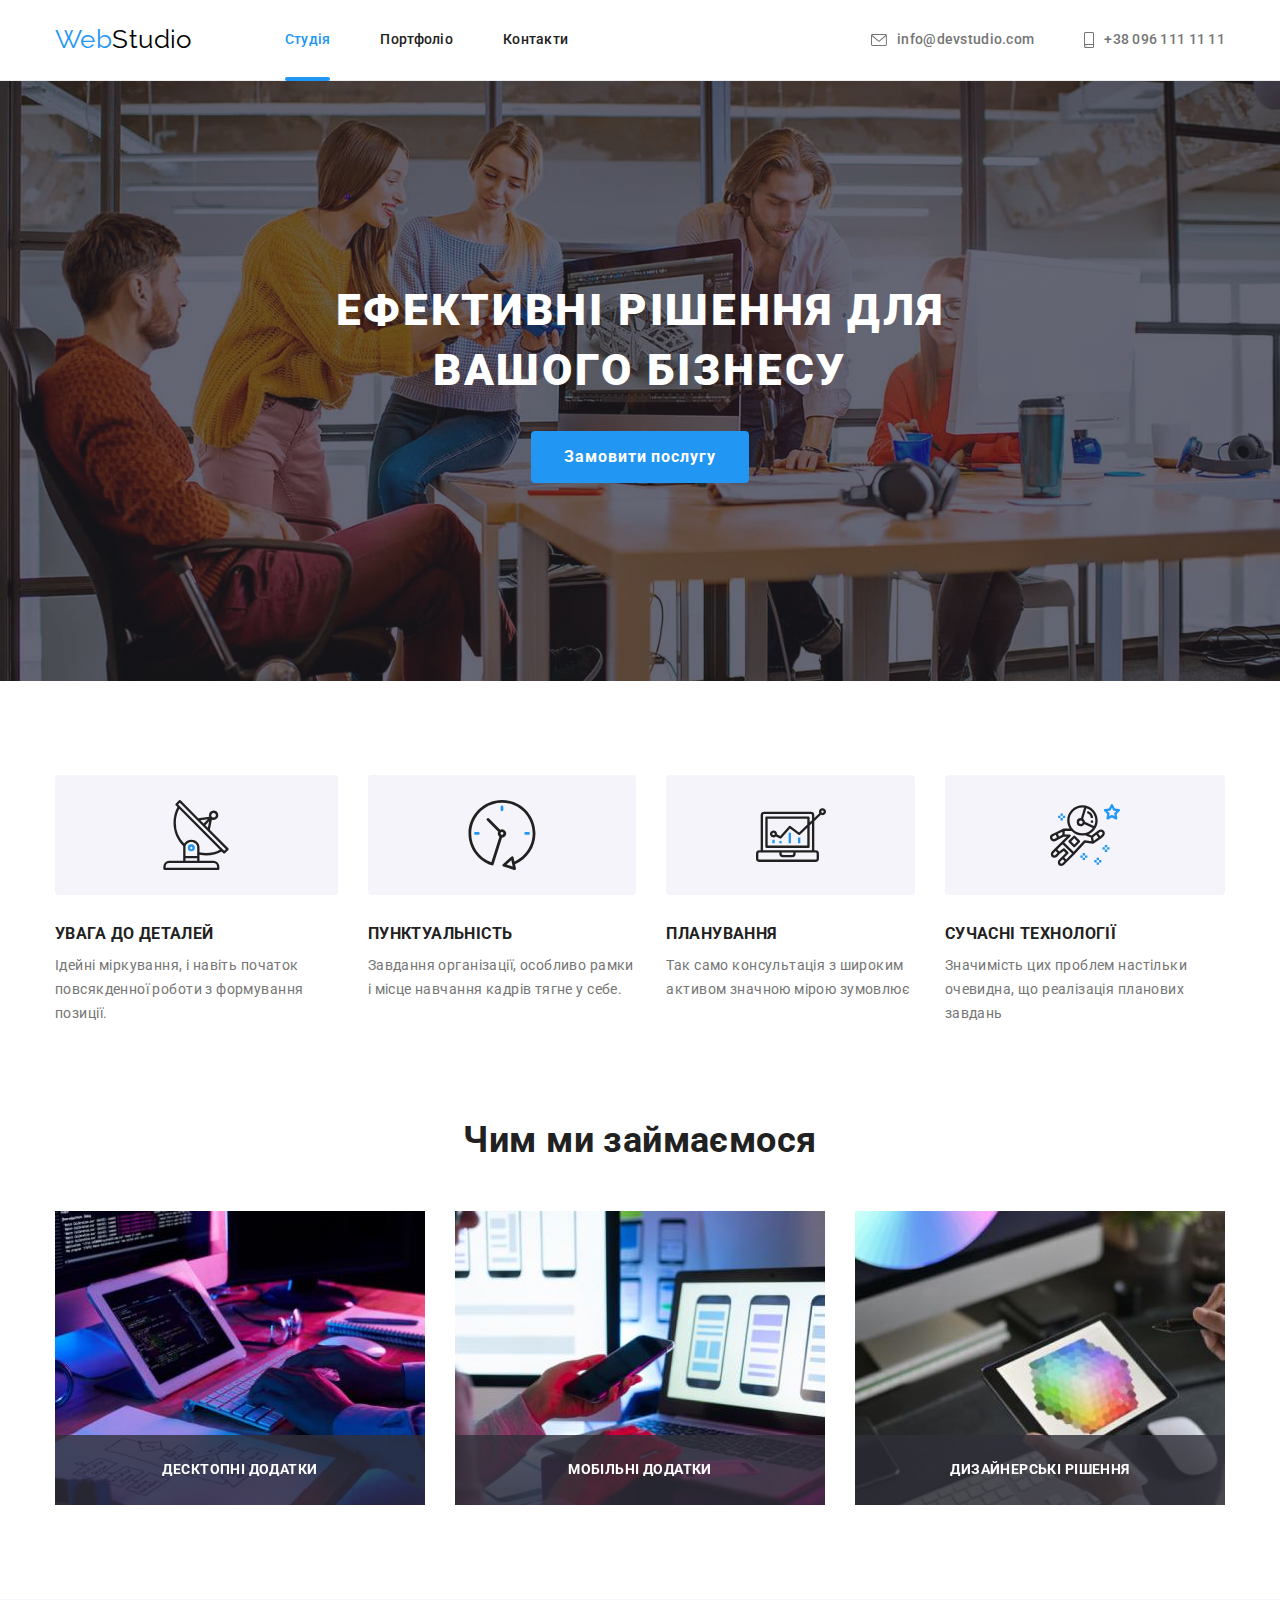
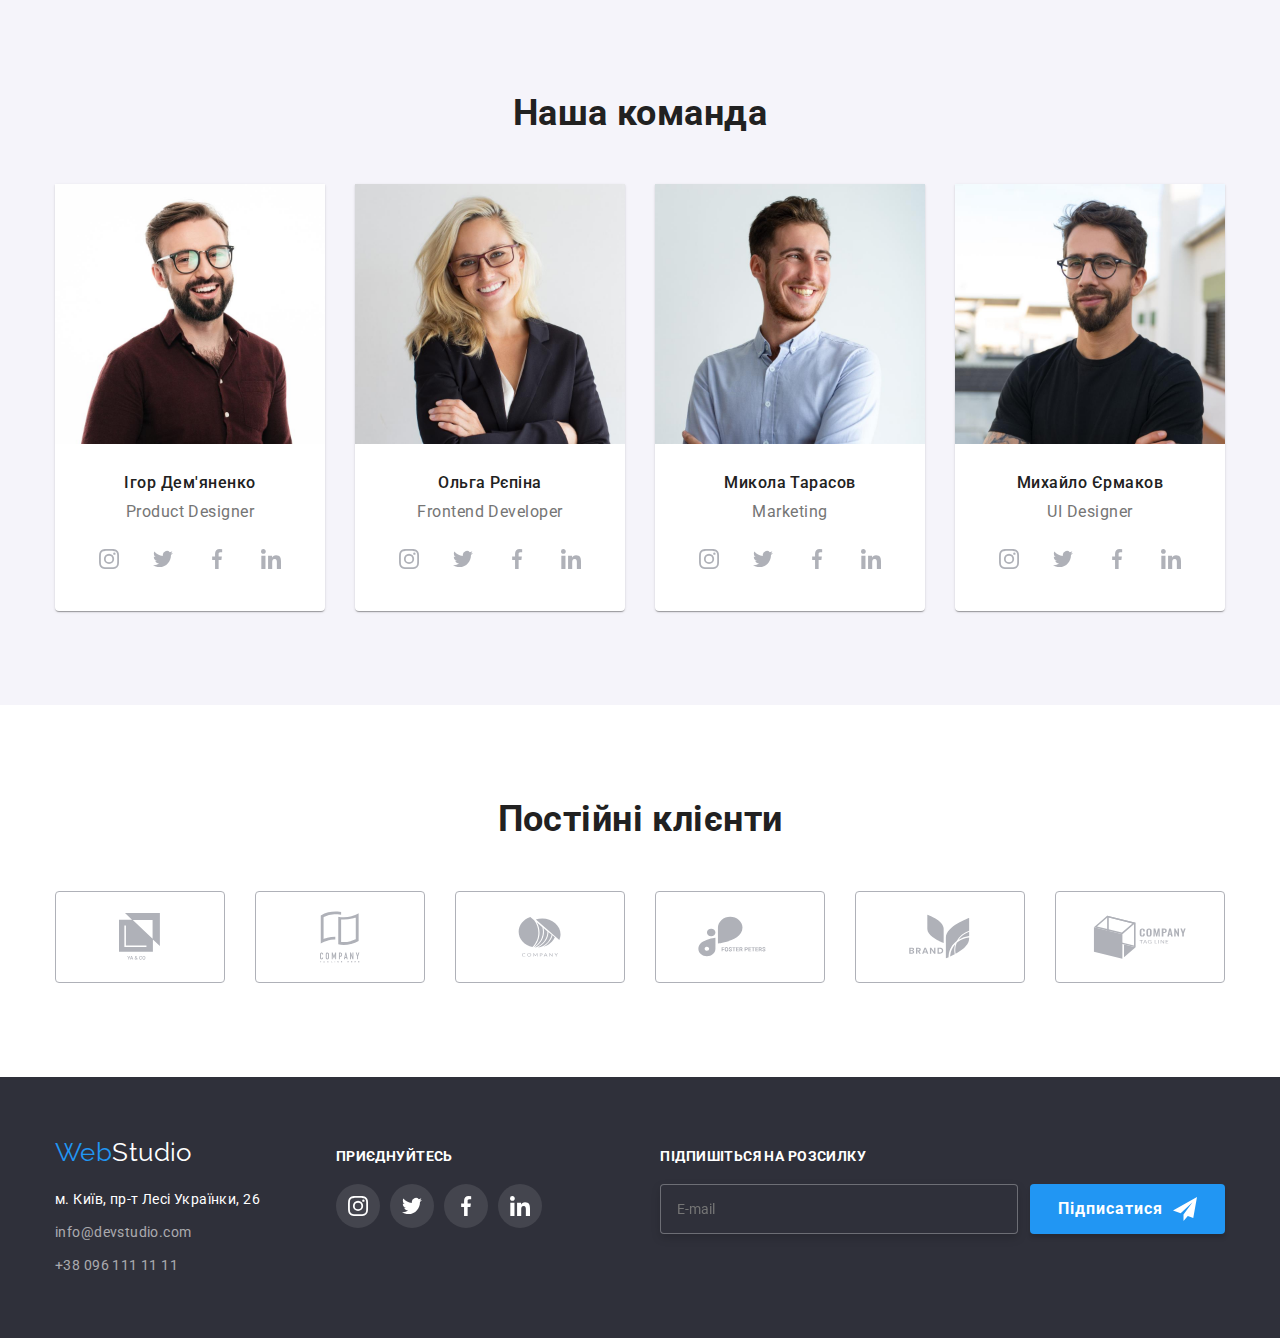
<file: index.html>
<!DOCTYPE html>
<html lang="uk">
    <head>
        <meta charset="UTF-8">
        <meta http-equiv="X-UA-Compatible" content="IE=edge">
        <meta name="viewport" content="width=device-width, initial-scale=1.0">
        <title>WebStudio</title>
        <link href="https://fonts.googleapis.com/css2?family=Raleway:wght@700&family=Roboto:wght@400;500;700;900&display=swap" rel="stylesheet">             
        <link rel="stylesheet" href="https://cdnjs.cloudflare.com/ajax/libs/modern-normalize/1.1.0/modern-normalize.min.css">
        <link rel="stylesheet" href="./css/styles.css" />
    </head>
    <body> 
        <header class="page-header">
            <div class="container hd">
                <nav class="nav-hd">
                    <a href="/" class="logo-header">
                        <span class="logo-web">Web</span>Studio
                    </a>
                    <ul class="site-nav list">
                        <li><a href="./index.html" class="link current">Студія</a></li>
                        <li><a href="./portfolio.html" class="link">Портфоліо</a></li>
                        <li><a href="#" class="link">Контакти</a></li>
                    </ul>                  
                </nav>
                <ul class="contact-hd list">
                    <li><a href="mailto:info@devstudio.com" class="contact-link">
                            <svg class="contact-icone" width="16" height="12">
                                <use href="./images/icons.svg#icon-envelope"></use>
                            </svg>
                        info@devstudio.com</a></li>
                    <li><a href="tel:+380961111111" class="contact-link">
                            <svg class="contact-icone" width="10" height="16">
                                <use href="./images/icons.svg#icon-smartphone"></use>
                            </svg>
                        +38 096 111 11 11</a></li>
                </ul>
            </div>             
        </header>
        <main>
            
            <!--Hero-->
            <section class="section hero">
                <div class="overlay">
                    <div class="container">
                        <h1 class="hero-title">Ефективні рішення для вашого бізнесу</h1>
                        <button data-modal-open class="button primary">Замовити послугу</button>
                    </div>
                </div>
                <div class="backdrop is-hidden" data-modal>
                    <div class="modal">
                        <button data-modal-close class="close">
                            <svg class="close-icon" width="18" height="18">
                                <use href="./images/icons.svg#icon-close-black"></use>
                            </svg>
                        </button>
                        <p class="modal-link">Залиште свої дані, ми вам передзвонимо</p>
                        
                        <form name="contact-form">
                            <label class="form-label" for="person-name">Ім'я</label>
                            <div class="form-control">
                                <input class="form-input" id="person-name" type="text" name="person-name">
                                <svg class="form-icon" width="18" height="18">
                                    <use href="./images/icons.svg#icon-name-customer"></use>
                                </svg>
                            </div>

                            <label class="form-label" for="person-phone">Телефон</label>
                            <div class="form-control">
                                <input class="form-input" id="person-phone" type="tel" name="person-phone">
                                <svg class="form-icon" width="18" height="18">
                                    <use href="./images/icons.svg#icon-phone-customer"></use>
                                </svg>
                            </div>

                            <label class="form-label" for="person-mail">Пошта</label>
                            <div class="form-control">
                                <input class="form-input" id="person-mail" type="email" name="person-mail">
                                <svg class="form-icon" width="18" height="18">
                                    <use href="./images/icons.svg#icon-email-customer"></use>
                                </svg>
                            </div>

                            <label class="form-label" for="person-coment">Коментар</label>
                            <textarea
                             class="form-textarea"
                             name="person-coment"
                             id="person-coment"
                             placeholder="Введіть текст"></textarea>
                            
                            <input 
                             class="checkbox-input"
                             id="terms-checkbox" 
                             type="checkbox" 
                             name="terms-checkbox">
                            
                            <label class="checkbox-label" for="terms-checkbox">Погоджуюся з розсилкою та приймаю 
                                <a class="terms-policy" href="#">Умови договору</a>
                                <svg class="checkbox-icon" width="11" height="8">
                                    <use href="./images/icons.svg#icon-icon-check"></use>
                                </svg>
                            </label>
                            

                            <button class="form-button" type="submit">Відправити</button>
                        </form>
                    </div>
                </div>
            </section>
            
            <!--Переваги компанії-->
            <section class="section benefits">
                <div class="container benefits">
                    <h2 hidden>Наші переваги</h2>
                    <ul class="benefits list">
                        <li>
                            <div class="benefits-link">
                                <svg class="benefits-icon" width="70" height="70">
                                    <use href="./images/icons.svg#icon-antenna"></use>
                                </svg>
                            </div>
                            <h3 class="section-list-title">УВАГА ДО ДЕТАЛЕЙ</h3>
                            <p>
                                Ідейні міркування, і навіть початок повсякденної роботи з формування позиції.
                            </p>
                        </li>
                        <li>
                            <div class="benefits-link">
                                <svg class="benefits-icon" width="70" height="70">
                                    <use href="./images/icons.svg#icon-clock"></use>
                                </svg>
                            </div>
                            <h3 class="section-list-title">ПУНКТУАЛЬНІСТЬ</h3>
                            <p>
                                Завдання організації, особливо рамки і місце навчання кадрів тягне у себе.
                            </p>
                        </li>
                        <li>
                            <div class="benefits-link">
                                <svg class="benefits-icon" width="70" height="70">
                                    <use href="./images/icons.svg#icon-computer"></use>
                                </svg>
                            </div>
                            <h3 class="section-list-title">ПЛАНУВАННЯ</h3>
                            <p>
                                Так само консультація з широким активом значною мірою зумовлює
                            </p>
                        </li>
                        <li>
                            <div class="benefits-link">
                                <svg class="benefits-icon" width="70" height="70">
                                    <use href="./images/icons.svg#icon-astronaut"></use>
                                </svg>
                            </div>
                            <h3 class="section-list-title">СУЧАСНІ ТЕХНОЛОГІЇ</h3>
                            <p>
                                Значимість цих проблем настільки очевидна, що реалізація планових завдань
                            </p>
                        </li>
                    </ul>                
                </div>                
            </section>

            <!--Чим ми займаємось-->
            <section class="section-ocupation">
                <div class="container ocupation">
                    <h2 class="section-title ocupation">Чим ми займаємося</h2>
                    <ul class="ocupation list">
                        <li>
                            <div class="ocupation-thumb">
                                <img src="./images/box1.jpg" alt="Людина працює за клавіатурою" width="370">
                                <div class="ocupation-overlay">
                                    <p class="overlay-text">ДЕСКТОПНІ ДОДАТКИ</p>
                                </div>
                            </div>
                        </li>
                        <li>
                            <div class="ocupation-thumb">
                                <img src="./images/box2.jpg" alt="Людина працює за клавіатурою" width="370">
                                <div class="ocupation-overlay">
                                    <p class="overlay-text">МОБІЛЬНІ ДОДАТКИ</p>
                                </div>
                            </div>
                        </li>
                        <li>
                            <div class="ocupation-thumb">
                                <img src="./images/box3.jpg" alt="Людина працює за клавіатурою" width="370">
                                <div class="ocupation-overlay">
                                    <p class="overlay-text">ДИЗАЙНЕРСЬКІ РІШЕННЯ</p>
                                </div>
                            </div>
                        </li>
                    </ul>
                </div>                
            </section>

            <!--Наша команда-->
            <section class="section-comand">
                <div class="container">
                    <h2 class="section-title comand">Наша команда</h2>
                    <ul class="flax-container-comand list">
                        <li class="card-comand">
                            <img src="./images/Igor.jpg" alt="фото Ігор Дем'яненко" width="270">
                            <div class="meta-comand">
                                <h3 class="section-name">Ігор Дем'яненко</h3>
                                <p class="profession">Product Designer</p>
                                <ul class="net-list">
                                    <li class="net-item"><a href="" class="net-link">
                                        <svg class="net-icon" width="20" height="20">
                                            <use href="./images/icons.svg#icon-instagram"></use>
                                        </svg>
                                    </a></li>
                                    <li class="net-item"><a href="" class="net-link">
                                        <svg class="net-icon" width="20" height="20">
                                            <use href="./images/icons.svg#icon-twitter"></use>
                                        </svg>
                                    </a></li>
                                    <li class="net-item"><a href="" class="net-link">
                                        <svg class="net-icon" width="20" height="20">
                                            <use href="./images/icons.svg#icon-facebook"></use>
                                        </svg>
                                    </a></li>
                                    <li class="net-item"><a href="" class="net-link">
                                        <svg class="net-icon" width="20" height="20">
                                            <use href="./images/icons.svg#icon-linkedin"></use>
                                        </svg>
                                    </a></li>
                                </ul>
                            </div>                
                        </li>
                        <li class="card-comand">
                            <img src="./images/Olga.jpg" alt="фото Ольга Рєпіна" width="270">
                            <div class="meta-comand">
                                <h3 class="section-name">Ольга Рєпіна</h3>
                                <p class="profession">Frontend Developer</p>
                                <ul class="net-list">
                                    <li class="net-item"><a href="" class="net-link">
                                        <svg class="net-icon" width="20" height="20">
                                            <use href="./images/icons.svg#icon-instagram"></use>
                                        </svg>
                                    </a></li>
                                    <li class="net-item"><a href="" class="net-link">
                                        <svg class="net-icon" width="20" height="20">
                                            <use href="./images/icons.svg#icon-twitter"></use>
                                        </svg>
                                    </a></li>
                                    <li class="net-item"><a href="" class="net-link">
                                        <svg class="net-icon" width="20" height="20">
                                            <use href="./images/icons.svg#icon-facebook"></use>
                                        </svg>
                                    </a></li>
                                    <li class="net-item"><a href="" class="net-link">
                                        <svg class="net-icon" width="20" height="20">
                                            <use href="./images/icons.svg#icon-linkedin"></use>
                                        </svg>
                                    </a></li>
                                </ul>
                            </div>                
                        </li>
                        <li class="card-comand">
                            <img src="./images/Mykola.jpg" alt="фото Микола Тарасов" width="270">
                            <div class="meta-comand">
                                <h3 class="section-name">Микола Тарасов</h3>
                                <p class="profession">Marketing</p>
                                <ul class="net-list">
                                    <li class="net-item"><a href="" class="net-link">
                                        <svg class="net-icon" width="20" height="20">
                                            <use href="./images/icons.svg#icon-instagram"></use>
                                        </svg>
                                    </a></li>
                                    <li class="net-item"><a href="" class="net-link">
                                        <svg class="net-icon" width="20" height="20">
                                            <use href="./images/icons.svg#icon-twitter"></use>
                                        </svg>
                                    </a></li>
                                    <li class="net-item"><a href="" class="net-link">
                                        <svg class="net-icon" width="20" height="20">
                                            <use href="./images/icons.svg#icon-facebook"></use>
                                        </svg>
                                    </a></li>
                                    <li class="net-item"><a href="" class="net-link">
                                        <svg class="net-icon" width="20" height="20">
                                            <use href="./images/icons.svg#icon-linkedin"></use>
                                        </svg>
                                    </a></li>
                                </ul>
                            </div>                 
                        </li>
                        <li class="card-comand">
                            <img src="./images/Mihajlo.jpg" alt="фото Михайло Єрмаков" width="270">
                            <div class="meta-comand">
                                <h3 class="section-name">Михайло Єрмаков</h3>
                                <p class="profession">UI Designer</p>
                                <ul class="net-list">
                                    <li class="net-item"><a href="" class="net-link">
                                        <svg class="net-icon" width="20" height="20">
                                            <use href="./images/icons.svg#icon-instagram"></use>
                                        </svg>
                                    </a></li>
                                    <li class="net-item"><a href="" class="net-link">
                                        <svg class="net-icon" width="20" height="20">
                                            <use href="./images/icons.svg#icon-twitter"></use>
                                        </svg>
                                    </a></li>
                                    <li class="net-item"><a href="" class="net-link">
                                        <svg class="net-icon" width="20" height="20">
                                            <use href="./images/icons.svg#icon-facebook"></use>
                                        </svg>
                                    </a></li>
                                    <li class="net-item"><a href="" class="net-link">
                                        <svg class="net-icon" width="20" height="20">
                                            <use href="./images/icons.svg#icon-linkedin"></use>
                                        </svg>
                                    </a></li>
                                </ul>
                            </div>                 
                        </li>
                    </ul>           
                </div>                            
            </section>

            <!-- Клієнти -->
            <section class="section-clients">
                <div class="container">
                    <h2 class="section-title clients">Постійні клієнти</h2>
                    <ul class="clients-list">
                        <li class="clients-item"><a href="" class="clients-link">
                            <svg class="clients-icon" width="41" height="47">
                                <use href="./images/icons.svg#icon-client1"></use>
                            </svg>
                        </a></li>
                        <li class="clients-item"><a href="" class="clients-link">
                            <svg class="clients-icon" width="40" height="52">
                                <use href="./images/icons.svg#icon-client2"></use>
                            </svg>
                        </a></li>
                        <li class="clients-item"><a href="" class="clients-link">
                            <svg class="clients-icon" width="43" height="41">
                                <use href="./images/icons.svg#icon-client3"></use>
                            </svg>
                        </a></li>
                        <li class="clients-item"><a href="" class="clients-link">
                            <svg class="clients-icon" width="84" height="41">
                                <use href="./images/icons.svg#icon-client4"></use>
                        </svg></a></li>
                        <li class="clients-item"><a href="" class="clients-link">
                            <svg class="clients-icon" width="63" height="45">
                                <use href="./images/icons.svg#icon-client5"></use>
                            </svg>
                        </a></li>
                        <li class="clients-item"><a href="" class="clients-link">
                            <svg class="clients-icon" width="94" height="44">
                                <use href="./images/icons.svg#icon-client6"></use>
                            </svg>
                        </a></li>
                    </ul>
                </div>
            </section>
        </main>

        <!-- Footer -->
        <footer class="footer">
            <div class="container ft">
                <div class="contact ft">
                    <a href="/" class="logo-footer">
                        <span class="logo-web">Web</span>Studio
                    </a>
                    <address>                
                        <ul class="contact-ft list">
                            <li>
                                <a href="#" class="contact-adr-link">м. Київ, пр-т Лесі Українки, 26</a>
                            </li>
                            <li>
                                <a href="mailto:info@devstudio.com" class="contact-link">info@devstudio.com</a>
                            </li>
                            <li>
                                <a href="tel:+380961111111" class="contact-link">+38 096 111 11 11</a>
                            </li>                    
                        </ul>                
                    </address>
                </div>                
                <div class="accession">
                    <p class="accession-title">ПРИЄДНУЙТЕСЬ</p>
                    <ul class="net-list accession">
                        <li class="net-item"><a href="" class="net-link">
                            <svg class="net-icon" width="20" height="20">
                                <use href="./images/icons.svg#icon-instagram"></use>
                            </svg>
                        </a></li>
                        <li class="net-item"><a href="" class="net-link">
                            <svg class="net-icon" width="20" height="20">
                                <use href="./images/icons.svg#icon-twitter"></use>
                            </svg>
                        </a></li>
                        <li class="net-item"><a href="" class="net-link">
                            <svg class="net-icon" width="20" height="20">
                                <use href="./images/icons.svg#icon-facebook"></use>
                            </svg>
                        </a></li>
                        <li class="net-item"><a href="" class="net-link">
                            <svg class="net-icon" width="20" height="20">
                                <use href="./images/icons.svg#icon-linkedin"></use>
                            </svg>
                        </a></li>
                    </ul>
                </div>
                <div class="newsletter">
                    <p class="newsletter-title">ПІДПИШІТЬСЯ НА РОЗСИЛКУ</p>
                    <form class="newsletter-group">
                        <input type="email" name="telegram" id="telegram" placeholder="E-mail">
                        <button class="newsletter-button" type="submit">Підписатися
                            <svg class="telegram-icon" width="24" height="24">
                                <use href="./images/icons.svg#icon-telegram"></use>
                            </svg>
                        </button>
                    </form>
                </div>
            </div>
        </footer>
        <script src="./js/modal.js"></script>
    </body>
</html>
</file>
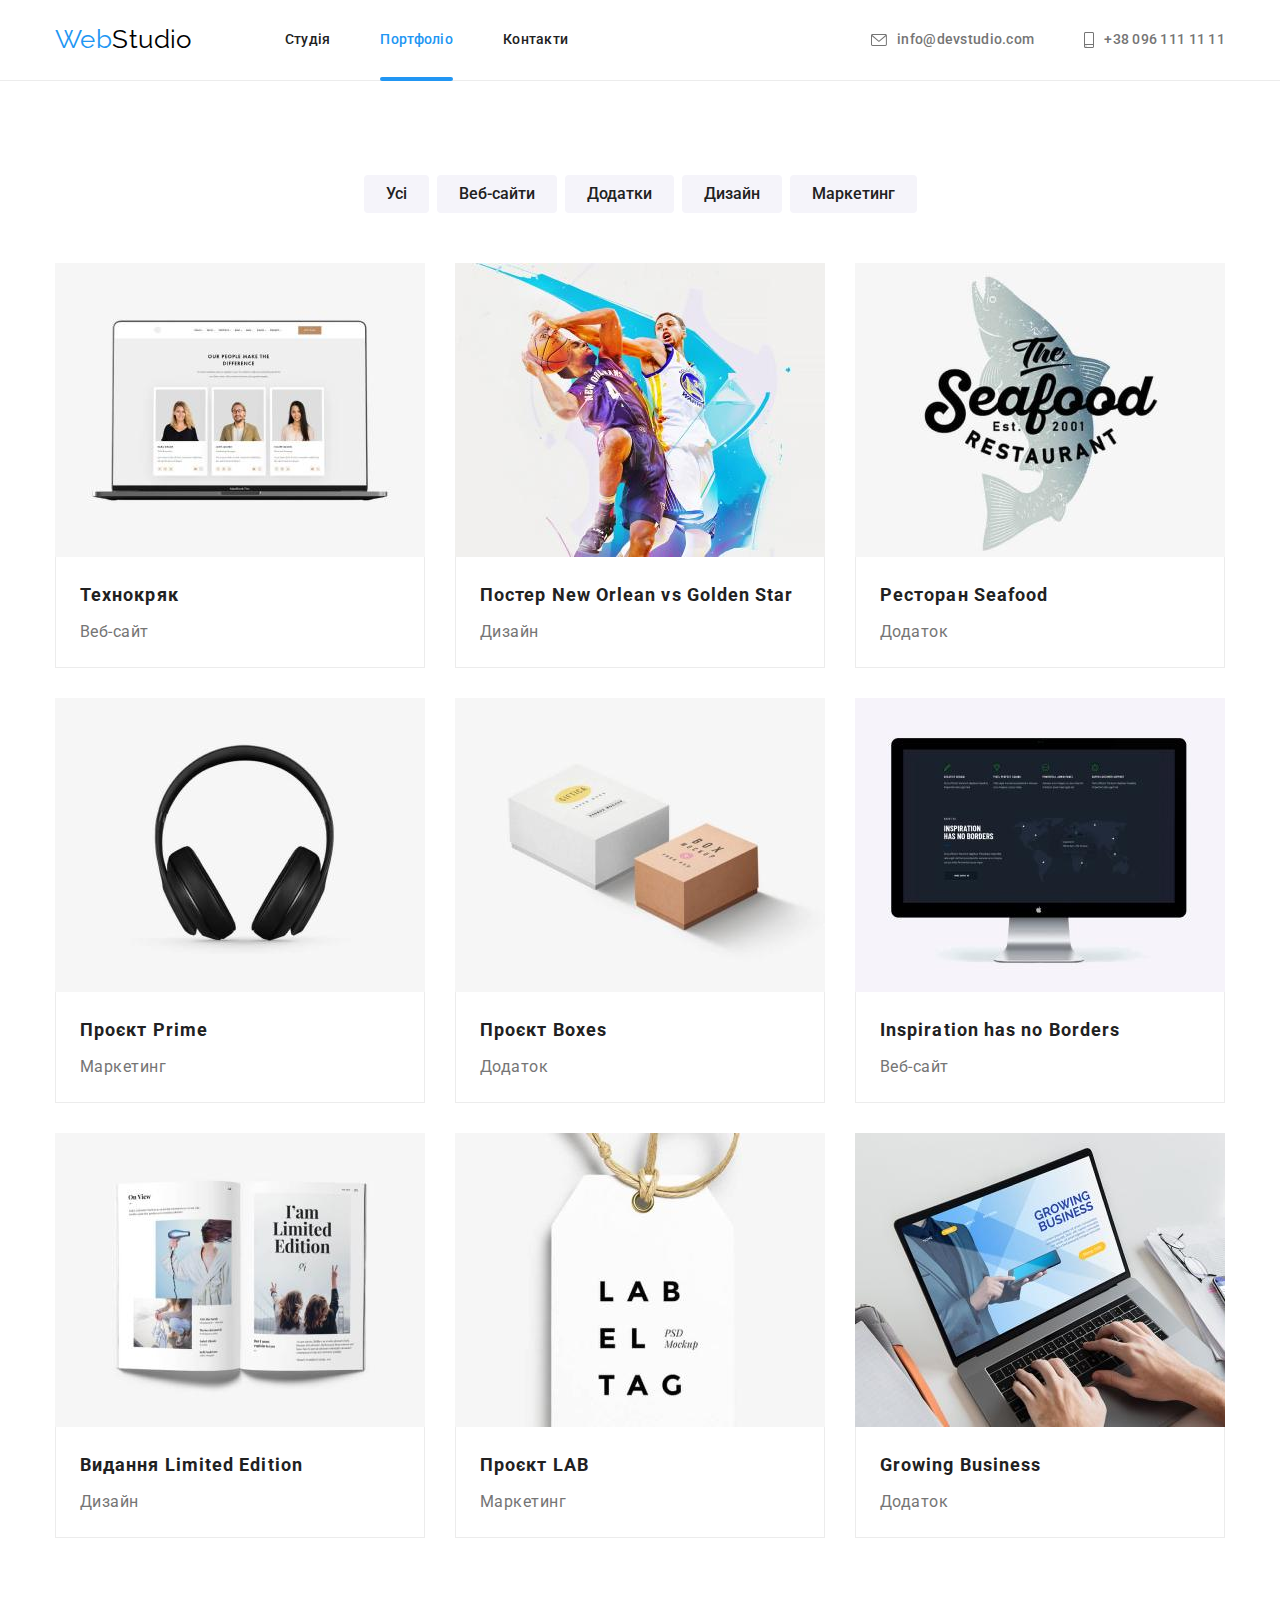
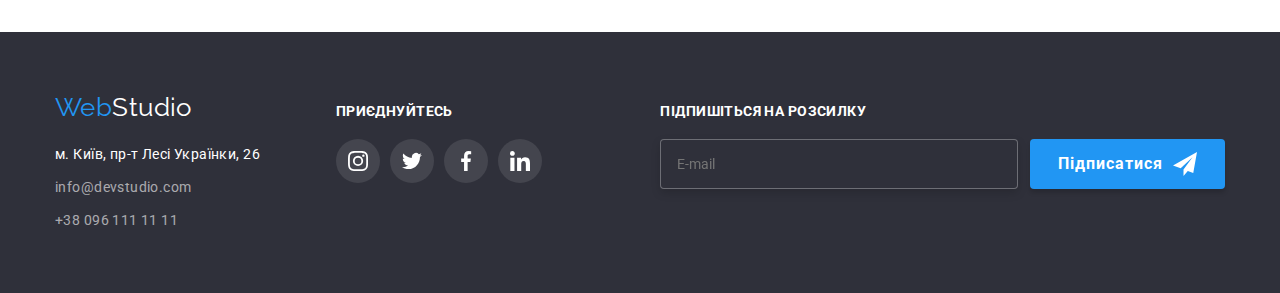
<file: portfolio.html>
<!DOCTYPE html>
<html lang="uk">
    <head>
        <meta charset="UTF-8">
        <meta http-equiv="X-UA-Compatible" content="IE=edge">
        <meta name="viewport" content="width=device-width, initial-scale=1.0">
        <title>WebStudio</title>
        <link href="https://fonts.googleapis.com/css2?family=Raleway:wght@700&family=Roboto:wght@400;500;700;900&display=swap" rel="stylesheet">             
        <link rel="stylesheet" href="https://cdnjs.cloudflare.com/ajax/libs/modern-normalize/1.1.0/modern-normalize.min.css">
        <link rel="stylesheet" href="./css/styles.css" />
    </head>
    <body>
        <header class="page-header">
            <div class="container hd">
                <nav class="nav-hd">
                    <a href="/" class="logo-header">
                        <span class="logo-web">Web</span>Studio
                    </a>
                    <ul class="site-nav list">
                        <li><a href="./index.html" class="link">Студія</a></li>
                        <li><a href="./portfolio.html" class="link current">Портфоліо</a></li>
                        <li><a href="#" class="link">Контакти</a></li>
                    </ul>                  
                </nav>
                <ul class="contact-hd list">
                    <li><a href="mailto:info@devstudio.com" class="contact-link">
                            <svg class="contact-icone" width="16" height="12">
                                <use href="./images/icons.svg#icon-envelope"></use>
                            </svg>
                        info@devstudio.com</a></li>
                    <li><a href="tel:+380961111111" class="contact-link">
                            <svg class="contact-icone" width="10" height="16">
                                <use href="./images/icons.svg#icon-smartphone"></use>
                            </svg>
                        +38 096 111 11 11</a></li>
                </ul>
            </div>             
        </header>
        <main>

            <!--Навігація робіт--> 

            <section class="work-nav">
                <div class="container work">
                    <h2 hidden>Навігація робіт</h2>
                    <ul class="work-nav list">
                        <li><button class="button-secondary">Усі</button></li>
                        <li><button class="button-secondary">Веб-сайти</button></li>
                        <li><button class="button-secondary">Додатки</button></li>
                        <li><button class="button-secondary">Дизайн</button></li>
                        <li><button class="button-secondary">Маркетинг</button></li>              
                    </ul>
    
                    <!--Приклади робіт-->
    
                    <h2 hidden>Приклади робіт</h2>                    
                        <ul class="examples list">
                                <li class="card">
                                    <a href="/" class="examples-card">
                                        <div class="examples-thumb">
                                            <img src="./images/Tehnokrak.jpg" alt="Ноутбук з трьома фотографіями" width="370">
                                            <div class="descript-overlay">
                                                <p class="text-overlay">Ресурс пропонує комплексні пропозиції з різним рівнем функціоналу та сервісів. Все це дозволить відвідувачу отримати вичерпні відомості про компанію чи приватну особу.</p>
                                            </div>
                                        </div>                                        
                                        <div class="meta">
                                            <h3 class="examples-name">Технокряк</h3>
                                            <p class="examples-type">Веб-сайт</p>
                                        </div>
                                    </a>                                                                                            
                                </li>
                                <li class="card">
                                    <a href="/" class="examples-card">
                                        <div class="examples-thumb">
                                            <img src="./images/New-Orlean-vs-Golden-Star.jpg" alt="Баскетболісти грають у баскетбол" width="370">
                                            <div class="descript-overlay">
                                                <p class="text-overlay">Ресурс пропонує комплексні пропозиції з різним рівнем функціоналу та сервісів. Все це дозволить відвідувачу отримати вичерпні відомості про компанію чи приватну особу.</p>
                                            </div>
                                        </div>                                        
                                        <div class="meta">
                                            <h3 class="examples-name">Постер New Orlean vs Golden Star</h3>
                                            <p class="examples-type">Дизайн</p>
                                        </div>
                                    </a>                                     
                                </li>
                                <li class="card">
                                    <a href="/" class="examples-card">
                                        <div class="examples-thumb">
                                            <img src="./images/Seafood.jpg" alt="Лого ресторана з рибою" width="370">
                                            <div class="descript-overlay">
                                                <p class="text-overlay">Ресурс пропонує комплексні пропозиції з різним рівнем функціоналу та сервісів. Все це дозволить відвідувачу отримати вичерпні відомості про компанію чи приватну особу.</p>
                                            </div>
                                        </div>                                        
                                        <div class="meta">
                                            <h3 class="examples-name">Ресторан Seafood</h3>
                                            <p class="examples-type">Додаток</p> 
                                        </div>
                                    </a>                                                   
                                </li>
                                <li class="card">
                                    <a href="/" class="examples-card">
                                        <div class="examples-thumb">
                                            <img src="./images/Prime-project.jpg" alt="Зображення навушників" width="370">
                                            <div class="descript-overlay">
                                                <p class="text-overlay">Ресурс пропонує комплексні пропозиції з різним рівнем функціоналу та сервісів. Все це дозволить відвідувачу отримати вичерпні відомості про компанію чи приватну особу.</p>
                                            </div>
                                        </div>                                        
                                        <div class="meta">
                                            <h3 class="examples-name">Проєкт Prime</h3>
                                            <p class="examples-type">Маркетинг</p>
                                        </div>
                                    </a>                                                      
                                </li>
                                <li class="card">
                                    <a href="/" class="examples-card">
                                        <div class="examples-thumb">
                                            <img src="./images/Boxes.jpg" alt="Дві коробки різного кольору" width="370">
                                            <div class="descript-overlay">
                                                <p class="text-overlay">Ресурс пропонує комплексні пропозиції з різним рівнем функціоналу та сервісів. Все це дозволить відвідувачу отримати вичерпні відомості про компанію чи приватну особу.</p>
                                            </div>
                                        </div>                                        
                                        <div class="meta">
                                            <h3 class="examples-name">Проєкт Boxes</h3>
                                            <p class="examples-type">Додаток</p>
                                        </div>
                                    </a>                                                     
                                </li>
                                <li class="card">
                                    <a href="/" class="examples-card">
                                        <div class="examples-thumb">
                                            <img src="./images/Inspiration-has-no-Borders.jpg" alt="Монітор з темним зображенням сайту" width="370">
                                            <div class="descript-overlay">
                                                <p class="text-overlay">Ресурс пропонує комплексні пропозиції з різним рівнем функціоналу та сервісів. Все це дозволить відвідувачу отримати вичерпні відомості про компанію чи приватну особу.</p>
                                            </div>
                                        </div>                                        
                                        <div class="meta">
                                            <h3 class="examples-name">Inspiration has no Borders</h3>
                                            <p class="examples-type">Веб-сайт</p>
                                        </div>
                                    </a>                                                      
                                </li>
                                <li class="card">
                                    <a href="/" class="examples-card">
                                        <div class="examples-thumb">
                                            <img src="./images/Limited-edition.jpg" alt="Розгорнутий журнал" width="370">
                                            <div class="descript-overlay">
                                                <p class="text-overlay">Ресурс пропонує комплексні пропозиції з різним рівнем функціоналу та сервісів. Все це дозволить відвідувачу отримати вичерпні відомості про компанію чи приватну особу.</p>
                                            </div>
                                        </div>                                        
                                        <div class="meta">
                                            <h3 class="examples-name">Видання Limited Edition</h3>
                                            <p class="examples-type">Дизайн</p>
                                        </div>
                                    </a>                                                     
                                </li>
                                <li class="card">
                                    <a href="/" class="examples-card">
                                        <div class="examples-thumb">
                                            <img src="./images/Lab-project.jpg" alt="Бірка з текстом" width="370">
                                            <div class="descript-overlay">
                                                <p class="text-overlay">Ресурс пропонує комплексні пропозиції з різним рівнем функціоналу та сервісів. Все це дозволить відвідувачу отримати вичерпні відомості про компанію чи приватну особу.</p>
                                            </div>
                                        </div>                                        
                                        <div class="meta">
                                            <h3 class="examples-name">Проєкт LAB</h3>
                                            <p class="examples-type">Маркетинг</p>
                                        </div>
                                    </a>                                                      
                                </li>
                                <li class="card">
                                    <a href="/" class="examples-card">
                                        <div class="examples-thumb">
                                            <img src="./images/Growing-business.jpg" alt="Руки працюють на клавіатурі ноутбука" width="370">
                                            <div class="descript-overlay">
                                                <p class="text-overlay">Ресурс пропонує комплексні пропозиції з різним рівнем функціоналу та сервісів. Все це дозволить відвідувачу отримати вичерпні відомості про компанію чи приватну особу.</p>
                                            </div>
                                        </div>                                        
                                        <div class="meta">
                                            <h3 class="examples-name">Growing Business</h3>
                                            <p class="examples-type">Додаток</p>
                                        </div>
                                    </a>                                                     
                                </li>               
                        </ul>                        
                </div>                
            </section>           
        </main>

        <!-- Footer -->
        <footer class="footer">
            <div class="container ft">
                <div class="contact ft">
                    <a href="/" class="logo-footer">
                        <span class="logo-web">Web</span>Studio
                    </a>
                    <address>
                        <ul class="contact-ft list">
                            <li>
                                <a href="#" class="contact-adr-link">м. Київ, пр-т Лесі Українки, 26</a>
                            </li>
                            <li>
                                <a href="mailto:info@devstudio.com" class="contact-link">info@devstudio.com</a>
                            </li>
                            <li>
                                <a href="tel:+380961111111" class="contact-link">+38 096 111 11 11</a>
                            </li>
                        </ul>
                    </address>
                </div>
                <div class="accession">
                    <p class="accession-title">ПРИЄДНУЙТЕСЬ</p>
                    <ul class="net-list accession">
                        <li class="net-item"><a href="" class="net-link">
                                <svg class="net-icon" width="20" height="20">
                                    <use href="./images/icons.svg#icon-instagram"></use>
                                </svg>
                            </a></li>
                        <li class="net-item"><a href="" class="net-link">
                                <svg class="net-icon" width="20" height="20">
                                    <use href="./images/icons.svg#icon-twitter"></use>
                                </svg>
                            </a></li>
                        <li class="net-item"><a href="" class="net-link">
                                <svg class="net-icon" width="20" height="20">
                                    <use href="./images/icons.svg#icon-facebook"></use>
                                </svg>
                            </a></li>
                        <li class="net-item"><a href="" class="net-link">
                                <svg class="net-icon" width="20" height="20">
                                    <use href="./images/icons.svg#icon-linkedin"></use>
                                </svg>
                            </a></li>
                    </ul>
                </div>
                <div class="newsletter">
                    <p class="newsletter-title">ПІДПИШІТЬСЯ НА РОЗСИЛКУ</p>
                    <form class="newsletter-group">
                        <input type="email" name="telegram" id="telegram" placeholder="E-mail">
                        <button class="newsletter-button" type="submit">Підписатися
                            <svg class="telegram-icon" width="24" height="24">
                                <use href="./images/icons.svg#icon-telegram"></use>
                            </svg>
                        </button>
                    </form>
                </div>
            </div>
        </footer>
    </body>
</html>
</file>
<file: css/styles.css>
:root {
    --primary-text-color: #757575;
    --title-text-color: #212121;
    --accent-color: #2196F3;
    --contact-footer-color: rgba(255, 255, 255, 0.6);
    --button-sec-color: #F5F4FA;
    --text-wight: #ffffff;
    --timing-function: cubic-bezier(0.4, 0, 0.2, 1);
}

body {
    background-color: white;
    color: var(--primary-text-color);
    font-family: Roboto, Calibri, sans-serif;
    font-weight: 400;
    font-size: 14px;
    line-height: 1.71;
    letter-spacing: 0.03em;
}

h1, h2, h3, h4, h5, h6, p, ul {
    margin: 0;
	padding: 0;
	border: 0;
}

img {
    display: block;
    max-width: 100%;
    height: auto;
}

.list {
    padding: 0;
    margin: 0;
    list-style: none;
}

ul {
    list-style: none;
}

.container {
    width: 1200px;
    padding: 0 15px;
    margin: 0 auto;
}

.visually-hidden {
    position: absolute;
    white-space: nowrap;
    width: 1px;
    height: 1px;
    overflow: hidden;
    border: 0;
    padding: 0;
    clip: rect(0 0 0 0);
    clip-path: inset(50%);
    margin: -1px;
}

/* Header */

.page-header {    
    padding-top: 24px;
    padding-bottom: 25px;
    border-bottom: 1px solid #ECECEC;
}

.hd {
    display: flex;
    align-items: center;
}

.nav-hd {
    display: flex;
    align-items: center;
}

/* Logo */

.logo-header {
    font-family: Raleway, cursive;
    font-size: 26px;
    line-height: 1.2;
    color: #000000;
    text-decoration: none
}

.logo-web {
    font-family: Raleway, cursive;
    font-size: 26px;
    line-height: 1.2;
    color: var(--accent-color);
}

/* Site nav */

.site-nav {
    display: flex;
    margin-left: 93px;
}

.site-nav li + li {
    margin-left: 50px;
}

.site-nav .link {
    color: var(--title-text-color);
    font-weight: 500;
    line-height: 1.14;
    letter-spacing: 0.02em;
    text-decoration: none;

    transition: color 250ms var(--timing-function);
}

.site-nav .link:hover, 
.site-nav .link:focus,
.contact-hd .contact-link:hover,
.contact-hd .contact-link:focus {
    color: var(--accent-color);
}

.site-nav .link.current {
    color: var(--accent-color);
}

.link {
    display: block;
    
    position: relative;
}

.link.current::after {
    content: '';
    position: absolute;
    bottom: -33px;

    display: block;
    width: 100%;
    height: 4px;
    border-radius: 2px;
    background-color: var(--accent-color);
}


/* Contact header*/

.contact-hd .contact-link {
    display: flex;
    align-items: center;
    color: var(--primary-text-color);
    font-weight: 500;
    line-height: 1.14;
    letter-spacing: 0.02em;
    text-decoration: none
}

.contact-hd {
    display: flex;
    margin-left: auto;
}

.contact-hd li + li {
    margin-left: 50px;
}

.contact-icone {  
    fill: currentColor;
    margin-right: 10px;
}

.contact-link {
    transition: color 250ms var(--timing-function);
}


/* Hero */

.overlay {
    padding-top: 200px;
    padding-bottom: 200px;
    max-width: 1600px;
    height: 600px;
    margin-left: auto;
    margin-right: auto;
    background-image: linear-gradient(
        rgba(47, 48, 58, 0.4),
        rgba(47, 48, 58, 0.4)),
    url(../css/overlay.jpg);
    background-repeat: no-repeat;
    background-position: center;
    background-size: cover;
}

.container.hero {
    padding: 0;
}

.hero {
    text-align: center;
}

.hero-title {
    width: 696px;
    padding: 0;
    margin: auto;
    margin-bottom: 30px;
    
    color: #FFFFFF;
    font-weight: 900;
    font-size: 44px;
    line-height: 1.36;
    letter-spacing: 0.06em;
    text-transform: uppercase;
}

.backdrop {
    position: fixed;
    top: 0;
    left: 0;

    width: 100%;
    height: 100%;

    background-color: rgba(0, 0, 0, 0.2);
    transition: opacity 250ms var(--timing-function);
}

.backdrop.is-hidden {
    opacity: 0;
    pointer-events: none;
}

.modal {
    position: absolute;
    top: 50%;
    left: 50%;
    transform: translate(-50%, -50%);
    width: 528px;
    max-height: 581px;
    height: 100%;
    border-radius: 4px;
    padding: 40px;
    overflow: hidden;

    background-color: #FFFFFF;
    
}

.modal-link {
    margin-bottom: 10px;
    font-weight: 700;
    font-size: 20px;
    line-height: 1.15;
    letter-spacing: 0.03em;
    color: #212121;
}

.close {
    position: absolute;
    top: 8px;
    right: 8px;
    width: 30px;
    height: 30px;
    border-radius: 50%;
    cursor: pointer;

    display: flex;
    align-items: center;
    justify-content: center;
    
    background-color: #FFFFFF;
    border: 1px solid rgba(0, 0, 0, 0.1);
}

.close-icon {
    transition: fill 250ms var(--timing-function);
}

.close:hover .close-icon {
    fill: var(--accent-color);
}

/* Form */

.form-label {
    display: block;
    text-align: left;
    margin-bottom: 4px;
    
    font-size: 12px;
    line-height: 1.2;
    letter-spacing: 0.01em;
    color: #757575;
}

.form-control {
    position: relative;
    margin-bottom: 10px;
}

.form-input {
     width: 100%;
     padding: 11px 11px 11px 32px;
     border: 1px solid rgba(33, 33, 33, 0.2);
     border-radius: 4px;
     outline: none;

    transition: border-color 250ms var(--timing-function);
}

.form-input:focus {
    border-color: var(--accent-color);

}

.form-icon {
    position: absolute;
    top: 50%;
    left: 12px;
    transform: translateY(-50%);
    fill: #212121;

    transition: fill 250ms var(--timing-function);
}

.form-control:focus-within .form-icon {
    fill: var(--accent-color)
}

textarea {
    font-size: 12px;
    line-height: 1.17;
    letter-spacing: 0.01em;
    
    color: rgba(117, 117, 117, 0.5);
    resize: none;
}

.form-textarea {
    display: block;
    width: 100%;
    height: 120px;
    padding: 12px 16px;
    margin-bottom: 20px;
    border: 1px solid rgba(33, 33, 33, 0.2);
    border-radius: 4px;
    outline: none;

    transition: color 250ms var(--timing-function);
}

.form-textarea:focus {
    border-color: var(--accent-color);
}

/* Checkbox */
.checkbox-input {
    appearance: none;
    position: relative;
}

.checkbox-label {    
    position: relative;
    padding-left: 28px;
    line-height: 1.7;
    letter-spacing: 0.03em;
}

.terms-policy {
    line-height: 1.7;
    letter-spacing: 0.03em;
}

.checkbox-label::before {
    position: absolute;
    top: 0;
    left: 0;
    width: 16px;
    height: 15px;
    border: 2px solid #212121;
    border-radius: 2px;
    content: '';

    transition: background-color 250ms var(--timing-function);
}

.checkbox-input:checked + .checkbox-label::before {
    background-color: var(--accent-color);
    border-color: var(--accent-color);
}

.terms-policy {
    color: var(--accent-color);
}

.checkbox-icon {
    position: absolute;
    left: 3px;
    top: 50%;
    transform: translateY(-50%);

    fill: var(--text-wight);
}

/* Button */

.button.primary {
    border-radius: 4px;
    padding: 10px 32px;
    border: 1px solid transparent;

    color: white;
    background-color: var(--accent-color);
    font-weight: 700;
    font-size: 16px;
    line-height: 1.87;
    letter-spacing: 0.06em;
    cursor: pointer;
}

.form-button {
    margin-top: 30px;
    border-radius: 4px;
    padding: 10px 52px;
    border: 1px solid transparent;
    box-shadow: 0px 4px 4px rgba(0, 0, 0, 0.15);

    color: white;
    background-color: var(--accent-color);
    font-weight: 700;
    font-size: 16px;
    line-height: 1.87;
    letter-spacing: 0.06em;
    cursor: pointer;
}

.button-secondary {
    border-radius: 4px;
    padding: 6px 22px;
    border: none;
   
    color: var(--title-text-color);
    background-color: var(--button-sec-color);
    font-weight: 500;
    font-size: 16px;
    line-height: 1.62;
    cursor: pointer;

    transition: background-color 250ms var(--timing-function),
                color 250ms var(--timing-function),
                box-shadow 250ms var(--timing-function);
}

.button-secondary:hover,
.button-secondary:focus {
    color: var(--text-wight);
    background-color: var(--accent-color);
    box-shadow: 0px 2px 2px 0px rgba(0, 0, 0, 0.12),
                0px 1px 2px 0px rgba(0, 0, 0, 0.08),
                0px 3px 1px 0px rgba(0, 0, 0, 0.10);
}

/* Page */

.list p {
    margin: 0;
}


/* Benefits */

.section.benefits {
    padding-top: 94px;
    padding-bottom: 94px;
}

.benefits.list {
    display: flex;
}

.benefits.list li + li {
    margin-left: 30px;
}

.section-list-title {
    margin: 0;
    margin-bottom: 10px;
    color: var(--title-text-color);
    font-weight: 700;
    line-height: 1.14;
    
}

.benefits-link {
    height: 120px;
    margin-bottom: 30px;
    background-color: var(--button-sec-color);
    border-radius: 4px;
    display: flex;
    align-items: center;
    justify-content: center;
}

/* Ocupation */

.section-ocupation {
    padding-bottom: 94px;
}

.section-title {
    margin: 0;
    margin-bottom: 50px;
    color: var(--title-text-color);
    font-weight: 700;
    line-height: 1.14;

    font-size: 36px;
}

.ocupation {
    text-align: center;
}

.ocupation.list {
    display: flex;
}

.ocupation.list li + li {
    margin-left: 30px;
}

.ocupation-thumb {
    position: relative;
}

.ocupation-overlay {
    position: absolute;
    width: 100%;
    height: 70px;
    bottom: 0;
    display: flex;
    align-items: center;
    justify-content: center;
    
    background-color: rgba(47, 48, 58, 0.8);
}

.overlay-text {
    font-weight: bold;
    font-size: 14px;
    color: var(--text-wight);
}

/* Comand */

.section-comand {
    padding-top: 94px;
    padding-bottom: 94px;

    background-color: #F5F4FA;
}

.comand {
    text-align: center;
}

.flax-container-comand {
    display: flex;
}

.card-comand {
    width: 270px;    
    border-radius: 0 0 4px 4px;
    box-shadow: 0px 2px 1px -1px rgba(0, 0, 0, 0.2),
                0px 1px 1px 0px rgba(0, 0, 0, 0.14),
                0px 1px 3px 0px rgba(0, 0, 0, 0.12);
    
    background: #ffffff;
}

.flax-container-comand.list {
    gap: 30px;
}

.meta-comand {
    text-align: center;
    padding: 30px 0;
}

.section-name {
    margin: 0;
    margin-bottom: 10px;
    color: var(--title-text-color);
    font-weight: 500;
    font-size: 16px;
    line-height: 1.18;
    letter-spacing: 0.03em;
}

.profession {
    font-weight: 400;
    font-size: 16px;
    line-height: 1.18;
    letter-spacing: 0.03em;
    margin: 0;
    padding-bottom: 16px;
}

.net-list {
    display: flex;
    justify-content: center;
    gap: 10px;
}

.net-link {
    width: 44px;
    height: 44px;
    display: flex;
    align-items: center;
    justify-content: center;
    border-radius: 50%;

    transition: background-color 250ms var(--timing-function);
}

.net-link:hover {
    background-color: var(--accent-color);
}

.net-link:hover .net-icon {
    fill: var(--text-wight);
}

.net-icon {
    fill: #AFB1B8;

    transition: fill 250ms var(--timing-function);
    
}

/* Clients */

.section-clients {
    padding-top: 94px;
    padding-bottom: 94px;
}

.clients {
    text-align: center;
}

.clients-list {
    display: flex;
    gap: 30px;
}

.clients-item {
    width: calc((100% - 150px) / 6);
}

.clients-link {
    width: 100%;
    height: 92px;
    display: flex;
    align-items: center;
    justify-content: center;
    border: 1px solid #AFB1B8;
    border-radius: 4px;

    transition: border-color 250ms var(--timing-function);
}

.clients-icon {
    fill: #AFB1B8;

    transition: fill 250ms var(--timing-function);
}

.clients-link:hover {
    border-color: var(--accent-color);
}

.clients-link:hover .clients-icon {
    fill: var(--accent-color);
}

/* Footer */

.footer {
    padding-top: 60px;
    padding-bottom: 60px;
    background-color: #2F303A;

}

.container.ft {
    display: flex;
    align-items: baseline;
    justify-content: space-between;
}

.logo-footer {
    display: inline-block;
    margin-bottom: 20px;

    font-family: Raleway, cursive;
    font-size: 26px;
    line-height: 1.2;
    color: #FFFFFF;
    text-decoration: none
}

.contact-ft.list li:nth-child(n + 2) {
    margin-top: 9px;
}

.contact.ft {
    margin-right: 50px;
}

.contact-ft {
    font-style: normal;

}

.contact-adr-link {
    transition: color 250ms var(--timing-function);
}

.contact-ft .contact-adr-link {
    color: var(--text-wight);
    text-decoration: none
}

.contact-ft .contact-link {
    color: var(--contact-footer-color);
    text-decoration: none
}

.contact-ft .contact-link:hover,
.contact-ft .contact-link:focus,
.contact-ft .contact-adr-link:hover,
.contact-ft .contact-adr-link:focus {
    color: var(--accent-color);
}


.accession-title,
.newsletter-title {
    color: var(--text-wight);
    margin-bottom: 20px;

    line-height: 1.15;
    font-weight: 700;
}

.accession .net-icon {
    fill: #ffffff;
}

.accession .net-link {
    background-color: rgba(255, 255, 255, 0.1);
}

.accession .net-link:hover {
    background-color: var(--accent-color);
}

.newsletter {
    margin-left: 93px;
}

.newsletter-group {
    display: flex;
    gap: 12px;
}

.newsletter-group input {
    padding-left: 16px;
    width: 358px;
    height: 50px;
    border: 1px solid rgba(255, 255, 255, 0.3);
    filter: drop-shadow(0px 4px 4px rgba(0, 0, 0, 0.15));
    border-radius: 4px;
    color: #ffffff;
    background-color: #2F303A;
}

.newsletter-group inputp::placeholder {
    display: flex;
    align-items: center;

    letter-spacing: 0.03em;
    font-size: 16px;
    line-height: 20px;
    color: rgba(255, 255, 255, 0.6);
}

.newsletter-button {
    display: flex;
    align-items: center;
    justify-content: center;
    gap: 10px;
    padding: 10px 28px;
    background: #2196F3;
    box-shadow: 0px 4px 4px rgba(0, 0, 0, 0.15);
    border-radius: 4px;
    border: hidden;
    cursor: pointer;

    font-weight: 700;
    font-size: 16px;
    line-height: 30px;
    letter-spacing: 0.06em;
    color: #FFFFFF;
}

.newsletter .telegram-icon {
    fill: #ffffff;
}

/* Portfolio */

/* Work-nav */

.work-nav {
    padding-top: 94px;
    padding-bottom: 94px;

}

.work-nav.list {
    padding: 0;
    display: flex;
    justify-content: center;
    margin-bottom: 50px;
}

.work-nav.list li + li {
    margin-left: 8px;
}

/* Examples */

.examples-name {
    margin: 0 0 4px 0;

    color: var(--title-text-color);
    font-weight: 700;
    font-size: 18px;
    line-height: 2;
    letter-spacing: 0.06em;
}

.examples-type {
    margin: 0;

    font-weight: 400;
    font-size: 16px;
    line-height: 1.87;
    letter-spacing: 0.03em;
    color: var(--primary-text-color);
}

.examples.list {
    display: flex;
    flex-wrap: wrap;
}

.examples-card {
    text-decoration: none;
    transition: box-shadow 250ms var(--timing-function);
}

.card {
    display: flex;
    flex-direction: column;
    margin-right: 30px;
    margin-bottom: 30px;
    
    background: #ffffff;
}

.examples-card:hover {
    box-shadow: 1px 4px 6px 0px rgba(0, 0, 0, 0.16),
                0px 4px 4px 0px rgba(0, 0, 0, 0.06),
                0px 1px 1px 0px rgba(0, 0, 0, 0.12);
    
    
}

.card:nth-child(3n) {
    margin-right: 0;
}

.card:nth-last-child(-n + 3) {
    margin-bottom: 0;
}

.meta {
    padding: 20px 24px;
    border: 1px solid #ECECEC;
    border-top: none;
}

.examples-thumb {
    position: relative;
    overflow: hidden;
}

.descript-overlay {
    position: absolute;
    top: 0;
    left: 0;
    width: 100%;
    height: 100%;
    background-color: rgba(33, 150, 243, 0.9);
    padding: 63px 24px;
    transform: translateY(101%);
    transition: transform 250ms var(--timing-function);
}

.examples-card:hover .descript-overlay {
    transform: translateY(0);
}

.text-overlay {
    font-size: 18px;        
    color: var(--text-wight);
}
</file>
